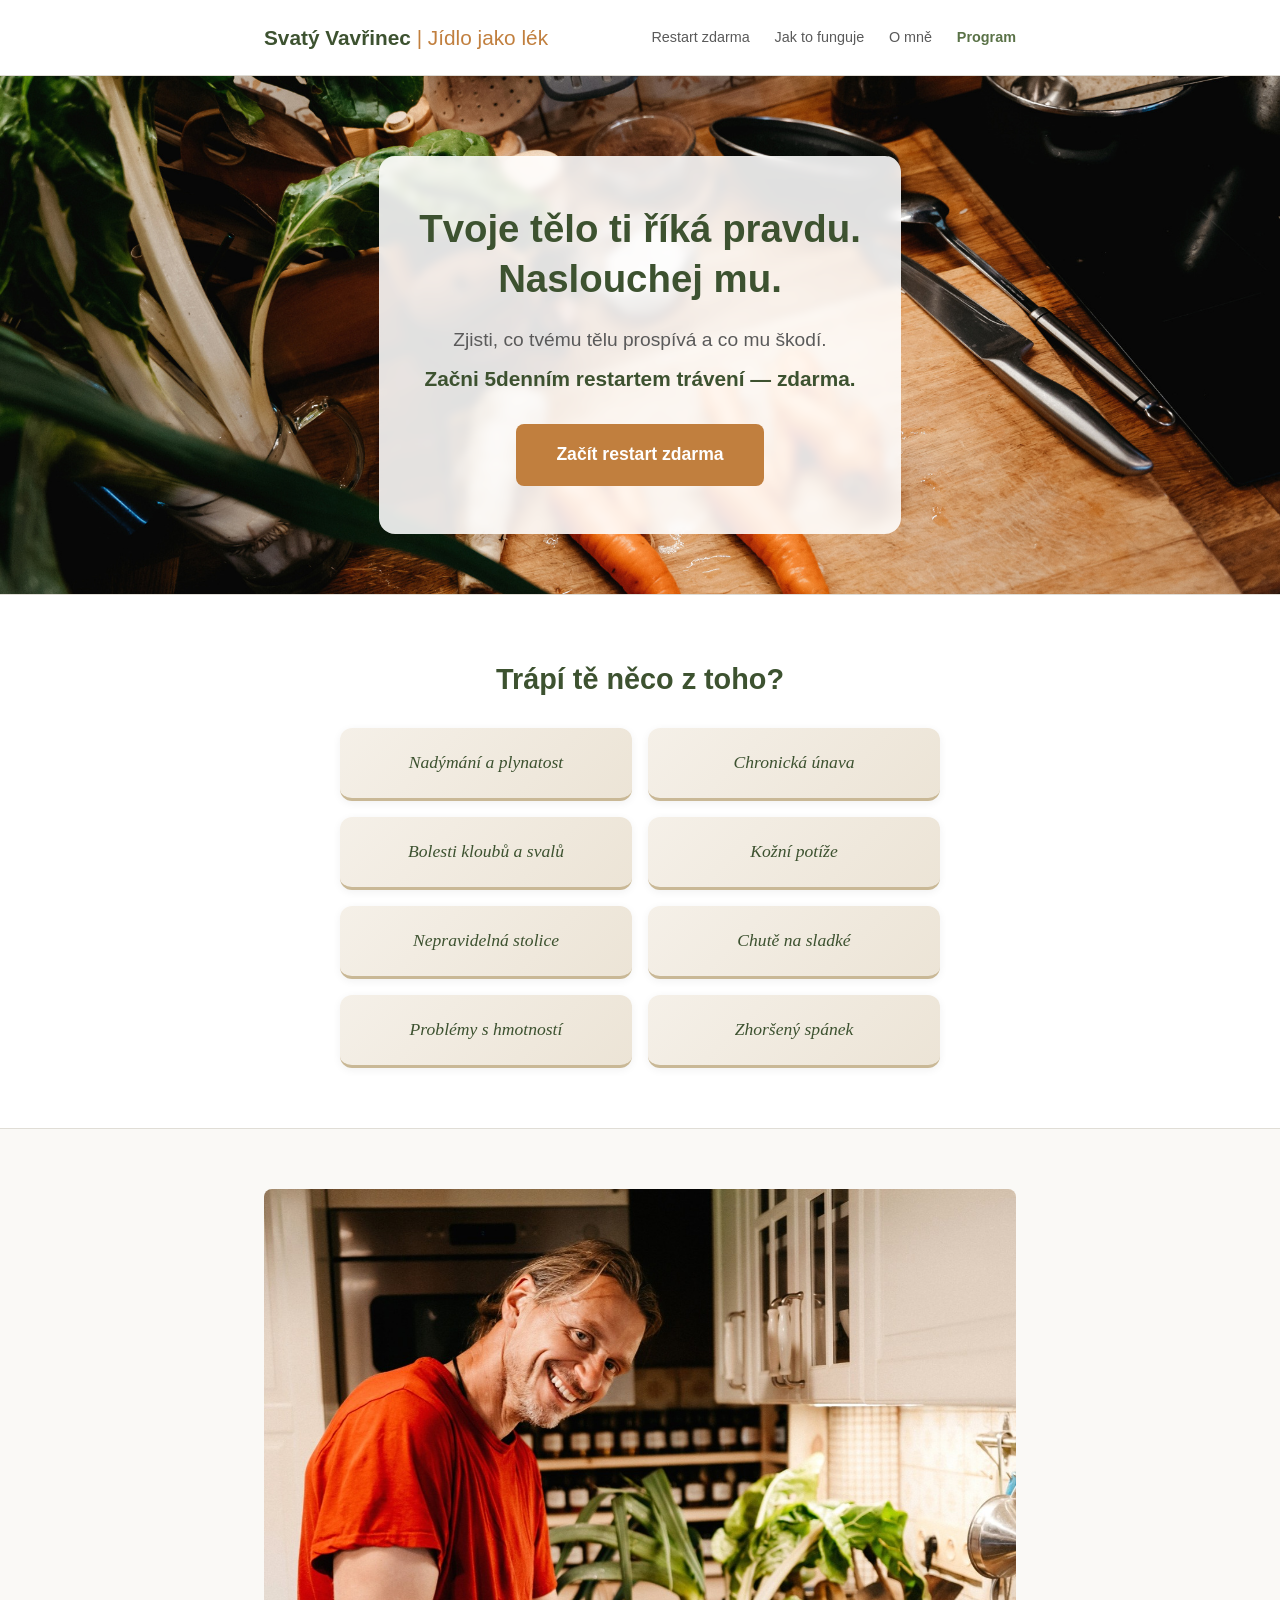
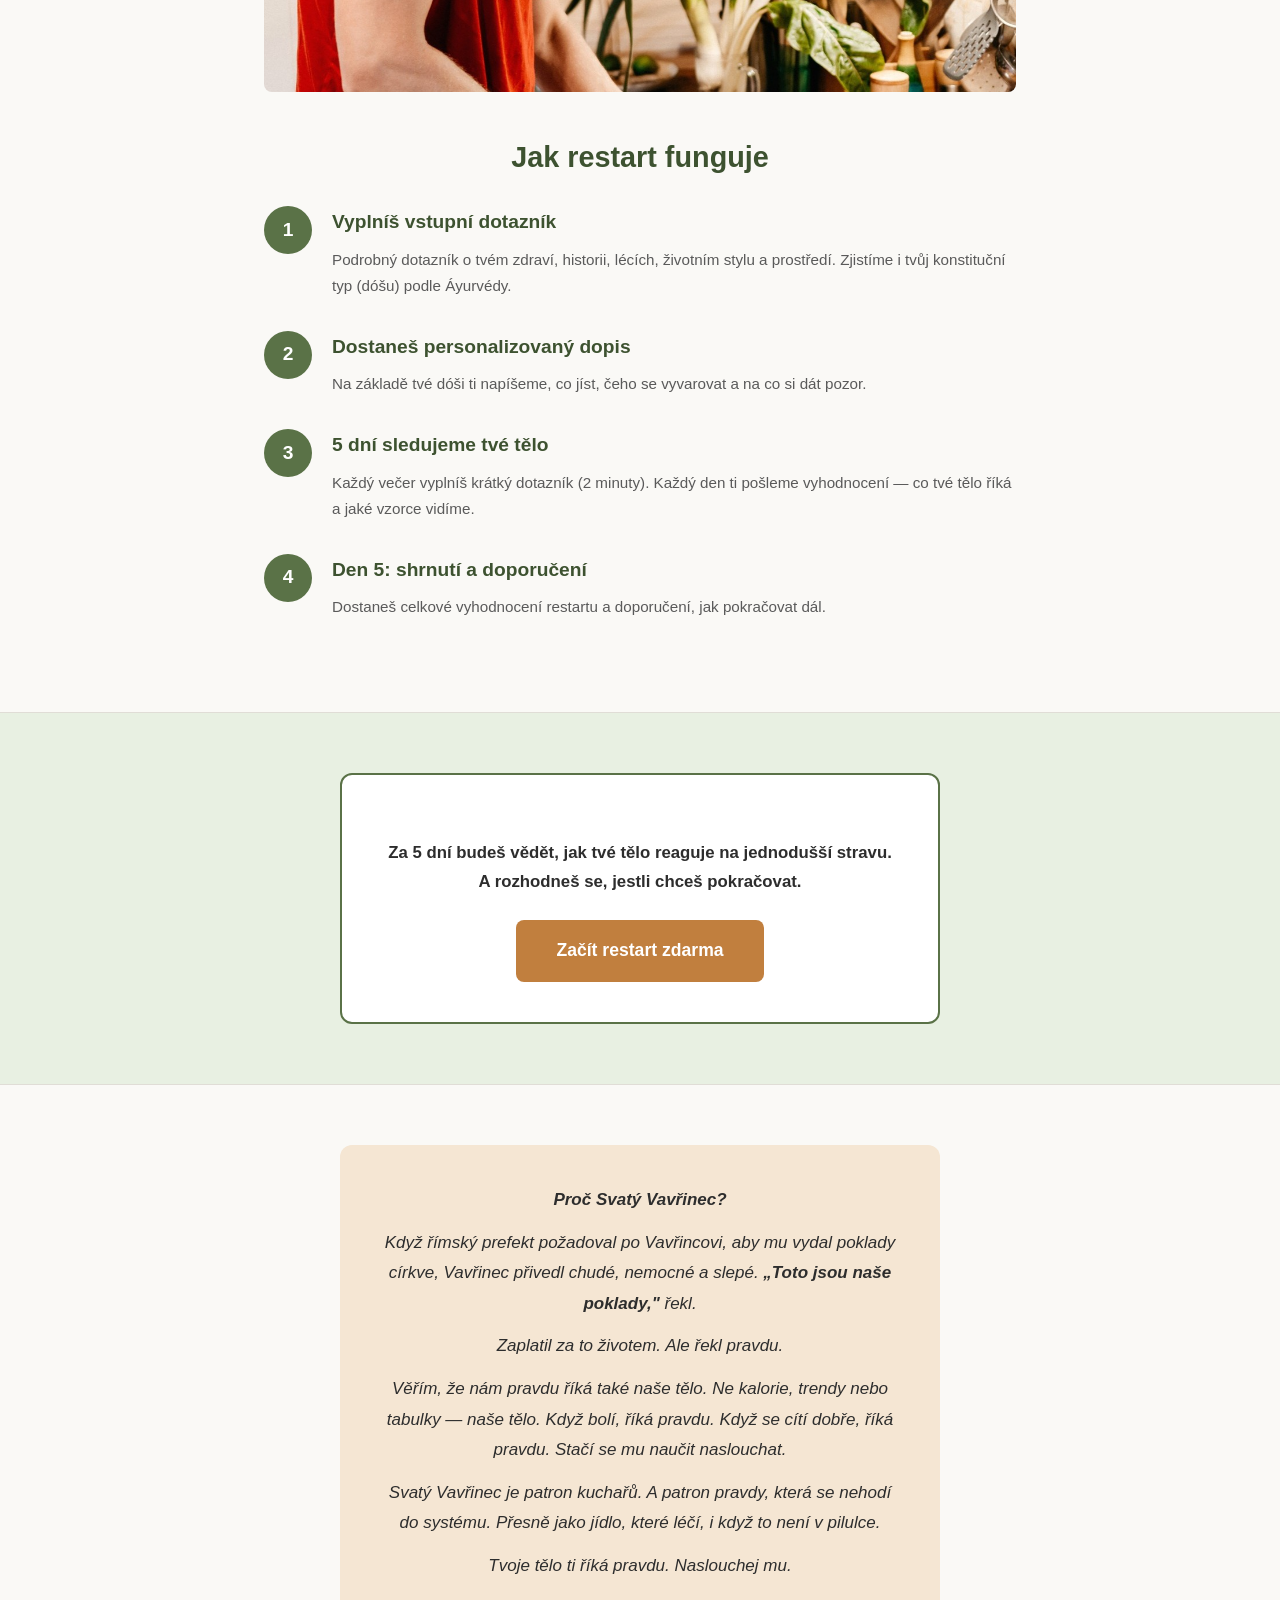
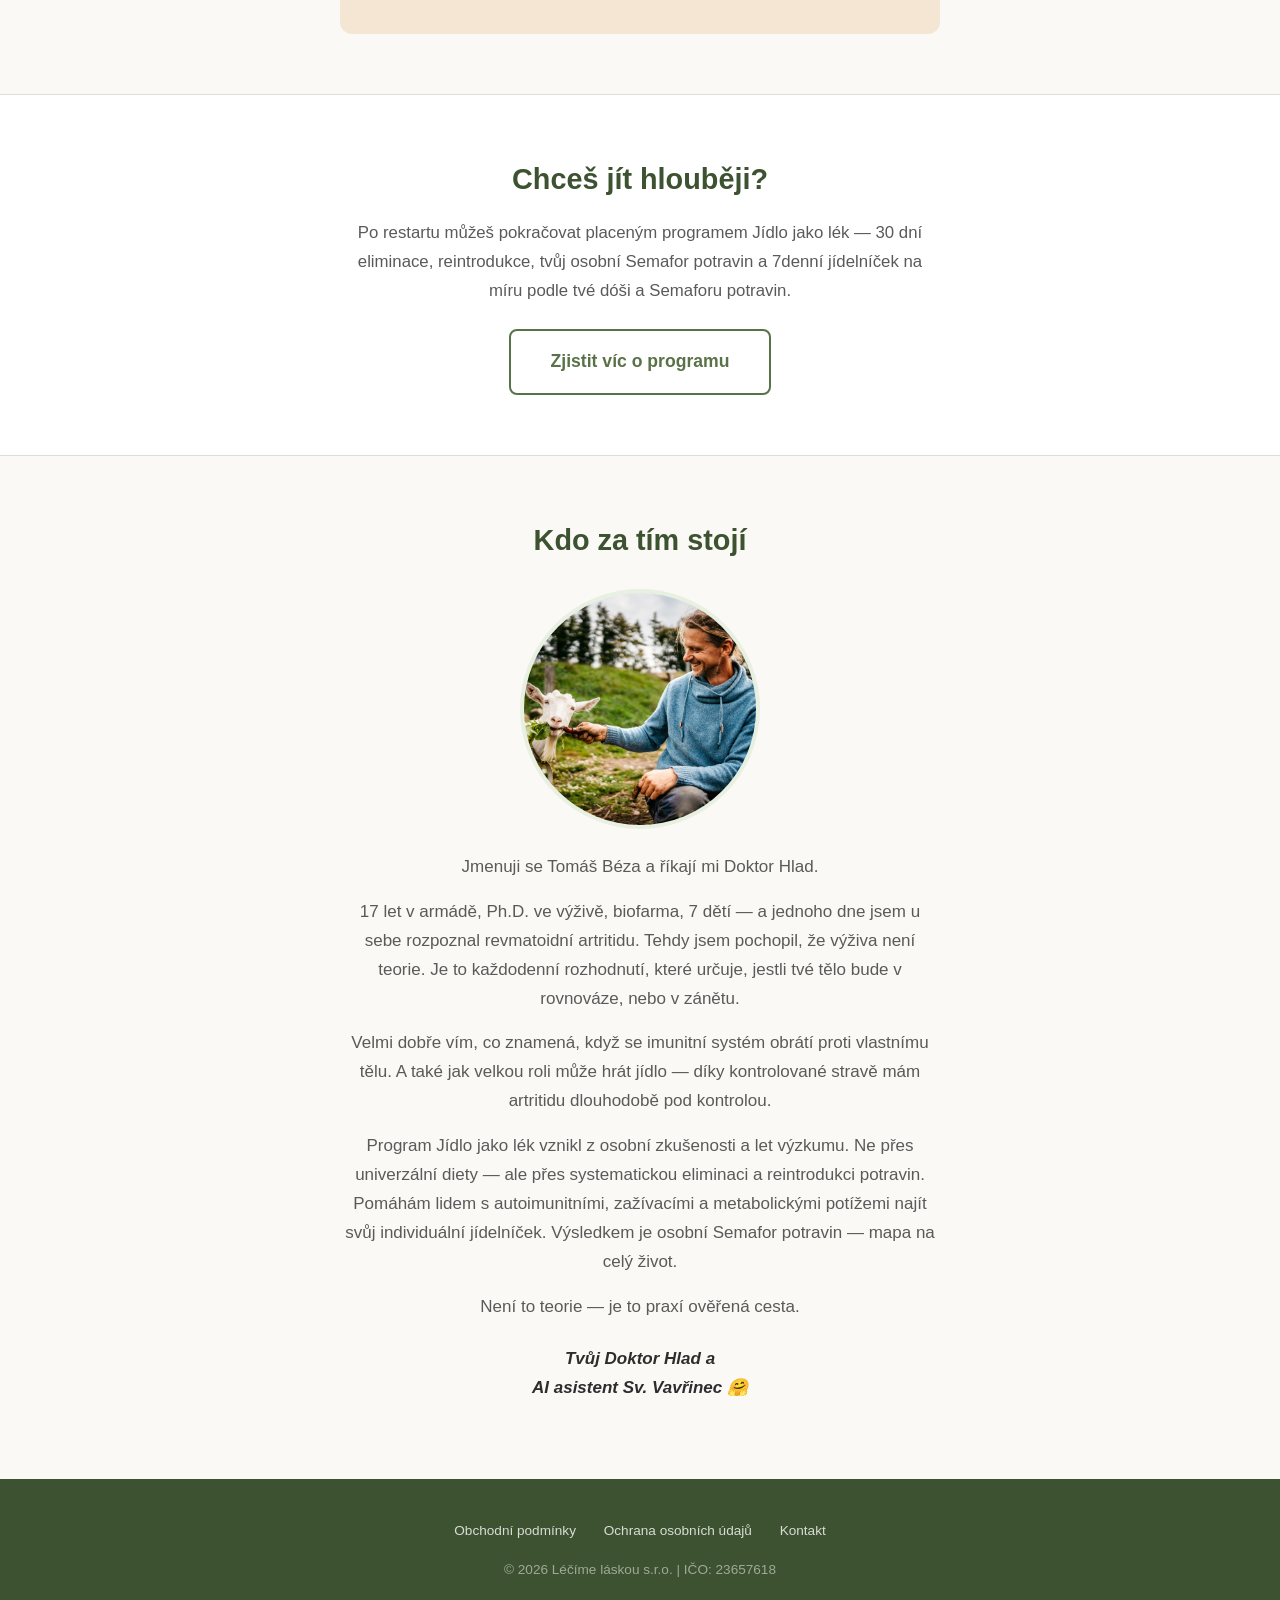
<file: index.html>
<!DOCTYPE html>
<html lang="cs">
<head>
  <meta charset="UTF-8">
  <meta name="viewport" content="width=device-width, initial-scale=1.0">
  <title>Svatý Vavřinec | Jídlo jako lék — 5denní restart zdarma</title>
  <meta name="description" content="5denní restart trávení zdarma. Zjisti, co tvému tělu prospívá a co mu škodí. Eliminační dieta s ayurvedickou personalizací.">
  <link rel="stylesheet" href="style.css">
</head>
<body>

  <!-- Header -->
  <header class="site-header">
    <div class="container">
      <a href="index.html" class="logo">Svatý Vavřinec <span>| Jídlo jako lék</span></a>
      <nav class="header-nav">
        <a href="#restart">Restart zdarma</a>
        <a href="#jak-to-funguje">Jak to funguje</a>
        <a href="#o-mne">O mně</a>
        <a href="program/" class="nav-program">Program</a>
      </nav>
    </div>
  </header>

  <!-- Hero -->
  <section class="hero" style="background: url('foto-kuchyne.jpg') center/cover no-repeat;">
    <div class="container">
      <div class="hero-box">
        <h1>Tvoje tělo ti říká pravdu.<br>Naslouchej mu.</h1>
        <p class="subtitle">Zjisti, co tvému tělu prospívá a co mu škodí.</p>
        <p class="hero-cta-text">Začni 5denním restartem trávení — zdarma.</p>
        <a href="#restart" class="btn btn-primary">Začít restart zdarma</a>
      </div>
    </div>
  </section>

  <!-- Problémy -->
  <section class="problems">
    <div class="container">
      <h2>Trápí tě něco z toho?</h2>
      <div class="problems-grid">
        <div class="problem-item">Nadýmání a plynatost</div>
        <div class="problem-item">Chronická únava</div>
        <div class="problem-item">Bolesti kloubů a svalů</div>
        <div class="problem-item">Kožní potíže</div>
        <div class="problem-item">Nepravidelná stolice</div>
        <div class="problem-item">Chutě na sladké</div>
        <div class="problem-item">Problémy s hmotností</div>
        <div class="problem-item">Zhoršený spánek</div>
      </div>
    </div>
  </section>

  <!-- Jak to funguje -->
  <section id="jak-to-funguje">
    <div class="container">
      <img src="foto-tomas-vari.jpg" alt="Doktor Hlad vaří" class="section-photo">
      <h2>Jak restart funguje</h2>
      <div class="steps">
        <div class="step">
          <div class="step-number">1</div>
          <div class="step-content">
            <h3>Vyplníš vstupní dotazník</h3>
            <p>Podrobný dotazník o tvém zdraví, historii, lécích, životním stylu a prostředí. Zjistíme i tvůj konstituční typ (dóšu) podle Áyurvédy.</p>
          </div>
        </div>
        <div class="step">
          <div class="step-number">2</div>
          <div class="step-content">
            <h3>Dostaneš personalizovaný dopis</h3>
            <p>Na základě tvé dóši ti napíšeme, co jíst, čeho se vyvarovat a na co si dát pozor.</p>
          </div>
        </div>
        <div class="step">
          <div class="step-number">3</div>
          <div class="step-content">
            <h3>5 dní sledujeme tvé tělo</h3>
            <p>Každý večer vyplníš krátký dotazník (2 minuty). Každý den ti pošleme vyhodnocení — co tvé tělo říká a jaké vzorce vidíme.</p>
          </div>
        </div>
        <div class="step">
          <div class="step-number">4</div>
          <div class="step-content">
            <h3>Den 5: shrnutí a doporučení</h3>
            <p>Dostaneš celkové vyhodnocení restartu a doporučení, jak pokračovat dál.</p>
          </div>
        </div>
      </div>
    </div>
  </section>

  <!-- 5denní restart ZDARMA -->
  <section id="restart" class="restart-section">
    <div class="container">
      <div class="restart-box">
        <p class="restart-result">Za 5 dní budeš vědět, jak tvé tělo reaguje na jednodušší stravu. A rozhodneš se, jestli chceš pokračovat.</p>
        <a href="https://docs.google.com/forms/d/1AEUrlsWGeJCUW9chS4D9CMJNpP-6Rjs0vbpa-Kb-qmM/viewform" class="btn btn-primary" target="_blank">Začít restart zdarma</a>
      </div>
    </div>
  </section>

  <!-- Příběh Sv. Vavřince -->
  <section>
    <div class="container">
      <div class="vavrinec-story">
        <p><strong>Proč Svatý Vavřinec?</strong></p>
        <p>Když římský prefekt požadoval po Vavřincovi, aby mu vydal poklady církve, Vavřinec přivedl chudé, nemocné a slepé. <strong>„Toto jsou naše poklady,"</strong> řekl.</p>
        <p>Zaplatil za to životem. Ale řekl pravdu.</p>
        <p>Věřím, že nám pravdu říká také naše tělo. Ne kalorie, trendy nebo tabulky — naše tělo. Když bolí, říká pravdu. Když se cítí dobře, říká pravdu. Stačí se mu naučit naslouchat.</p>
        <p>Svatý Vavřinec je patron kuchařů. A patron pravdy, která se nehodí do systému. Přesně jako jídlo, které léčí, i když to není v pilulce.</p>
        <p><em>Tvoje tělo ti říká pravdu. Naslouchej mu.</em></p>
      </div>
    </div>
  </section>

  <!-- Chceš víc? -->
  <section class="program-teaser">
    <div class="container">
      <h2>Chceš jít hlouběji?</h2>
      <p class="section-intro">Po restartu můžeš pokračovat placeným programem Jídlo jako lék — 30 dní eliminace, reintrodukce, tvůj osobní Semafor potravin a 7denní jídelníček na míru podle tvé dóši a Semaforu potravin.</p>
      <div style="text-align: center;">
        <a href="program/" class="btn btn-outline">Zjistit víc o programu</a>
      </div>
    </div>
  </section>

  <!-- O mně -->
  <section id="o-mne">
    <div class="container">
      <h2>Kdo za tím stojí</h2>
      <div class="about-content">
        <img src="foto-tomas-farma.jpg" alt="Tomáš Béza — Doktor Hlad" class="about-photo">
        <p>Jmenuji se Tomáš Béza a říkají mi Doktor Hlad.</p>
        <p>17 let v armádě, Ph.D. ve výživě, biofarma, 7 dětí — a jednoho dne jsem u sebe rozpoznal revmatoidní artritidu. Tehdy jsem pochopil, že výživa není teorie. Je to každodenní rozhodnutí, které určuje, jestli tvé tělo bude v rovnováze, nebo v zánětu.</p>
        <p>Velmi dobře vím, co znamená, když se imunitní systém obrátí proti vlastnímu tělu. A také jak velkou roli může hrát jídlo — díky kontrolované stravě mám artritidu dlouhodobě pod kontrolou.</p>
        <p>Program Jídlo jako lék vznikl z osobní zkušenosti a let výzkumu. Ne přes univerzální diety — ale přes systematickou eliminaci a reintrodukci potravin. Pomáhám lidem s autoimunitními, zažívacími a metabolickými potížemi najít svůj individuální jídelníček. Výsledkem je osobní Semafor potravin — mapa na celý život.</p>
        <p>Není to teorie — je to praxí ověřená cesta.</p>
        <p class="signature">Tvůj Doktor Hlad a<br>AI asistent Sv. Vavřinec 🤗</p>
      </div>
    </div>
  </section>

  <!-- Footer -->
  <footer class="site-footer">
    <div class="container">
      <div class="footer-links">
        <a href="obchodni-podminky/">Obchodní podmínky</a>
        <a href="ochrana-osobnich-udaju/">Ochrana osobních údajů</a>
        <a href="mailto:28tbeza@gmail.com">Kontakt</a>
      </div>
      <p class="footer-copy">
        &copy; 2026 Léčíme láskou s.r.o. | IČO: 23657618
      </p>
    </div>
  </footer>

</body>
</html>
</file>
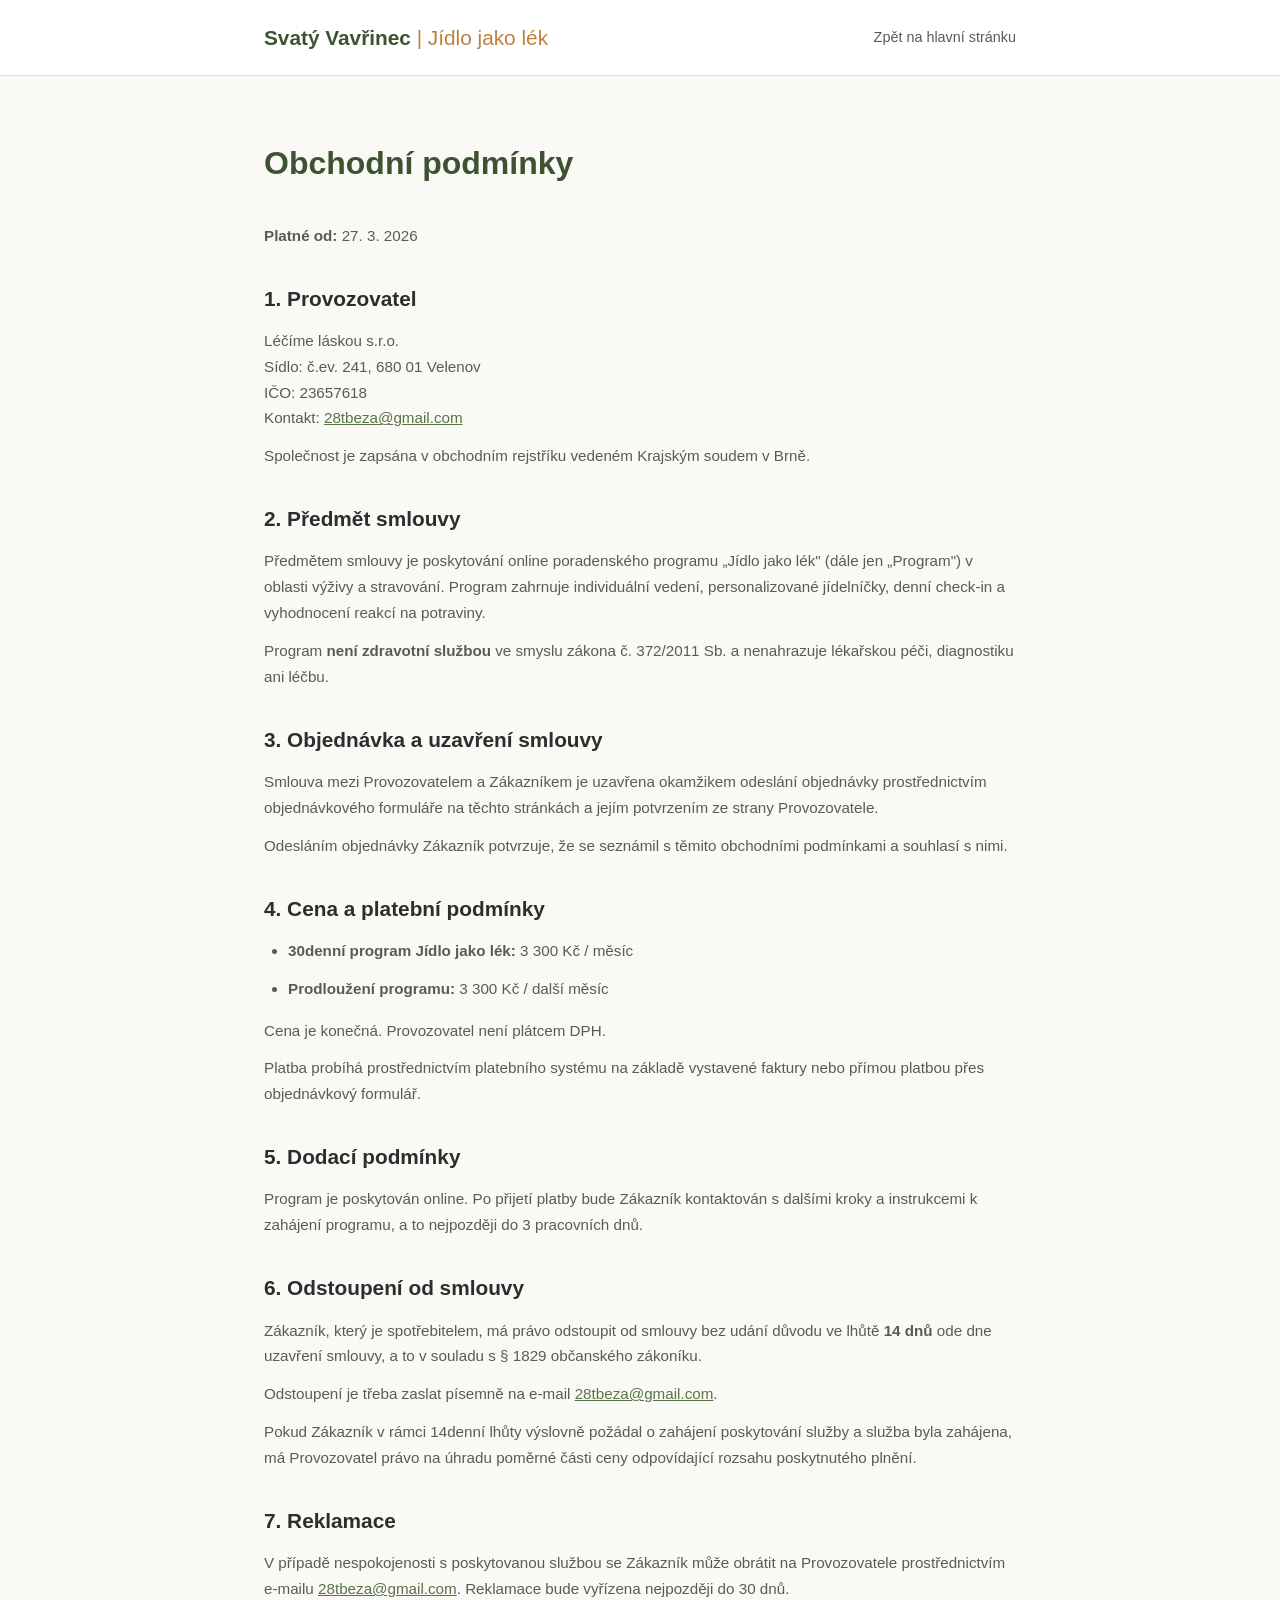
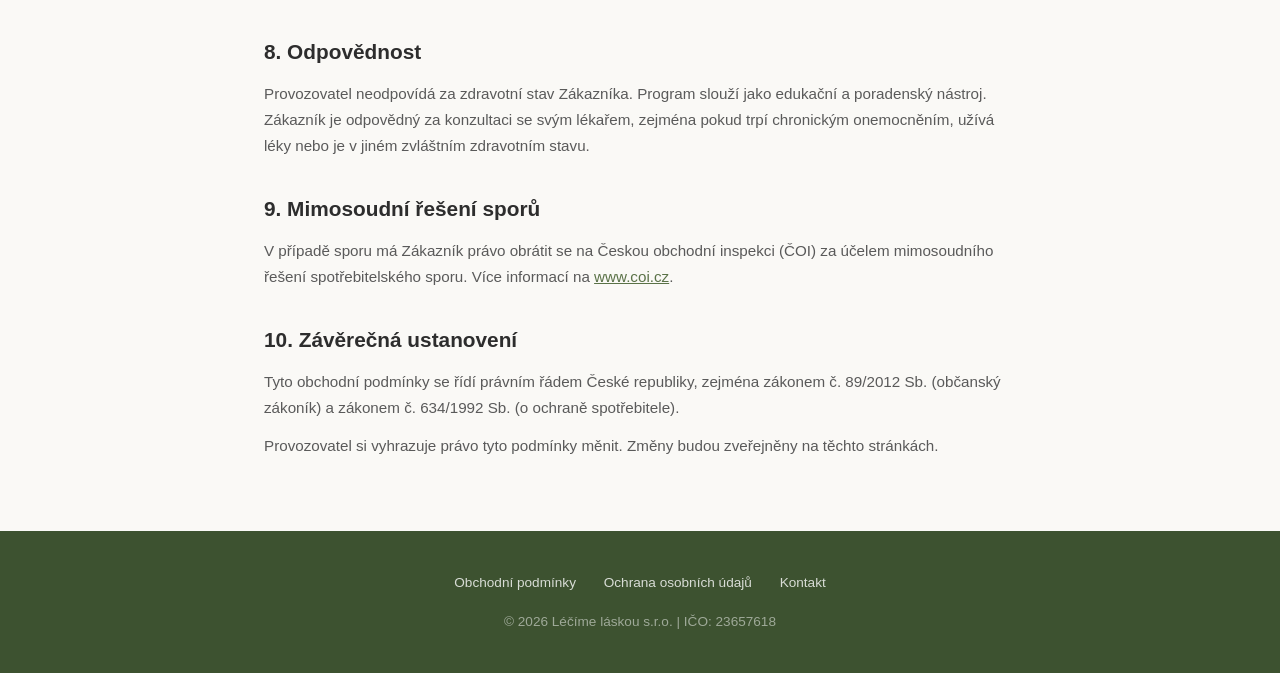
<file: obchodni-podminky/index.html>
<!DOCTYPE html>
<html lang="cs">
<head>
  <meta charset="UTF-8">
  <meta name="viewport" content="width=device-width, initial-scale=1.0">
  <title>Obchodní podmínky | Svatý Vavřinec</title>
  <link rel="stylesheet" href="../style.css">
</head>
<body>

  <!-- Header -->
  <header class="site-header">
    <div class="container">
      <a href="../" class="logo">Svatý Vavřinec <span>| Jídlo jako lék</span></a>
      <nav class="header-nav">
        <a href="../">Zpět na hlavní stránku</a>
      </nav>
    </div>
  </header>

  <!-- Obsah -->
  <div class="legal-page">
    <div class="container">

      <h1>Obchodní podmínky</h1>

      <p><strong>Platné od:</strong> 27. 3. 2026</p>

      <h2>1. Provozovatel</h2>
      <p>
        Léčíme láskou s.r.o.<br>
        Sídlo: č.ev. 241, 680 01 Velenov<br>
        IČO: 23657618<br>
        Kontakt: <a href="mailto:28tbeza@gmail.com">28tbeza@gmail.com</a>
      </p>
      <p>Společnost je zapsána v obchodním rejstříku vedeném Krajským soudem v Brně.</p>

      <h2>2. Předmět smlouvy</h2>
      <p>Předmětem smlouvy je poskytování online poradenského programu „Jídlo jako lék" (dále jen „Program") v oblasti výživy a stravování. Program zahrnuje individuální vedení, personalizované jídelníčky, denní check-in a vyhodnocení reakcí na potraviny.</p>
      <p>Program <strong>není zdravotní službou</strong> ve smyslu zákona č. 372/2011 Sb. a nenahrazuje lékařskou péči, diagnostiku ani léčbu.</p>

      <h2>3. Objednávka a uzavření smlouvy</h2>
      <p>Smlouva mezi Provozovatelem a Zákazníkem je uzavřena okamžikem odeslání objednávky prostřednictvím objednávkového formuláře na těchto stránkách a jejím potvrzením ze strany Provozovatele.</p>
      <p>Odesláním objednávky Zákazník potvrzuje, že se seznámil s těmito obchodními podmínkami a souhlasí s nimi.</p>

      <h2>4. Cena a platební podmínky</h2>
      <ul>
        <li><strong>30denní program Jídlo jako lék:</strong> 3 300 Kč / měsíc</li>
        <li><strong>Prodloužení programu:</strong> 3 300 Kč / další měsíc</li>
      </ul>
      <p>Cena je konečná. Provozovatel není plátcem DPH.</p>
      <p>Platba probíhá prostřednictvím platebního systému na základě vystavené faktury nebo přímou platbou přes objednávkový formulář.</p>

      <h2>5. Dodací podmínky</h2>
      <p>Program je poskytován online. Po přijetí platby bude Zákazník kontaktován s dalšími kroky a instrukcemi k zahájení programu, a to nejpozději do 3 pracovních dnů.</p>

      <h2>6. Odstoupení od smlouvy</h2>
      <p>Zákazník, který je spotřebitelem, má právo odstoupit od smlouvy bez udání důvodu ve lhůtě <strong>14 dnů</strong> ode dne uzavření smlouvy, a to v souladu s § 1829 občanského zákoníku.</p>
      <p>Odstoupení je třeba zaslat písemně na e-mail <a href="mailto:28tbeza@gmail.com">28tbeza@gmail.com</a>.</p>
      <p>Pokud Zákazník v rámci 14denní lhůty výslovně požádal o zahájení poskytování služby a služba byla zahájena, má Provozovatel právo na úhradu poměrné části ceny odpovídající rozsahu poskytnutého plnění.</p>

      <h2>7. Reklamace</h2>
      <p>V případě nespokojenosti s poskytovanou službou se Zákazník může obrátit na Provozovatele prostřednictvím e-mailu <a href="mailto:28tbeza@gmail.com">28tbeza@gmail.com</a>. Reklamace bude vyřízena nejpozději do 30 dnů.</p>

      <h2>8. Odpovědnost</h2>
      <p>Provozovatel neodpovídá za zdravotní stav Zákazníka. Program slouží jako edukační a poradenský nástroj. Zákazník je odpovědný za konzultaci se svým lékařem, zejména pokud trpí chronickým onemocněním, užívá léky nebo je v jiném zvláštním zdravotním stavu.</p>

      <h2>9. Mimosoudní řešení sporů</h2>
      <p>V případě sporu má Zákazník právo obrátit se na Českou obchodní inspekci (ČOI) za účelem mimosoudního řešení spotřebitelského sporu. Více informací na <a href="https://www.coi.cz" target="_blank" rel="noopener">www.coi.cz</a>.</p>

      <h2>10. Závěrečná ustanovení</h2>
      <p>Tyto obchodní podmínky se řídí právním řádem České republiky, zejména zákonem č. 89/2012 Sb. (občanský zákoník) a zákonem č. 634/1992 Sb. (o ochraně spotřebitele).</p>
      <p>Provozovatel si vyhrazuje právo tyto podmínky měnit. Změny budou zveřejněny na těchto stránkách.</p>

    </div>
  </div>

  <!-- Footer -->
  <footer class="site-footer">
    <div class="container">
      <div class="footer-links">
        <a href="obchodni-podminky/">Obchodní podmínky</a>
        <a href="ochrana-osobnich-udaju/">Ochrana osobních údajů</a>
        <a href="mailto:28tbeza@gmail.com">Kontakt</a>
      </div>
      <p class="footer-copy">
        &copy; 2026 Léčíme láskou s.r.o. | IČO: 23657618
      </p>
    </div>
  </footer>

</body>
</html>
</file>
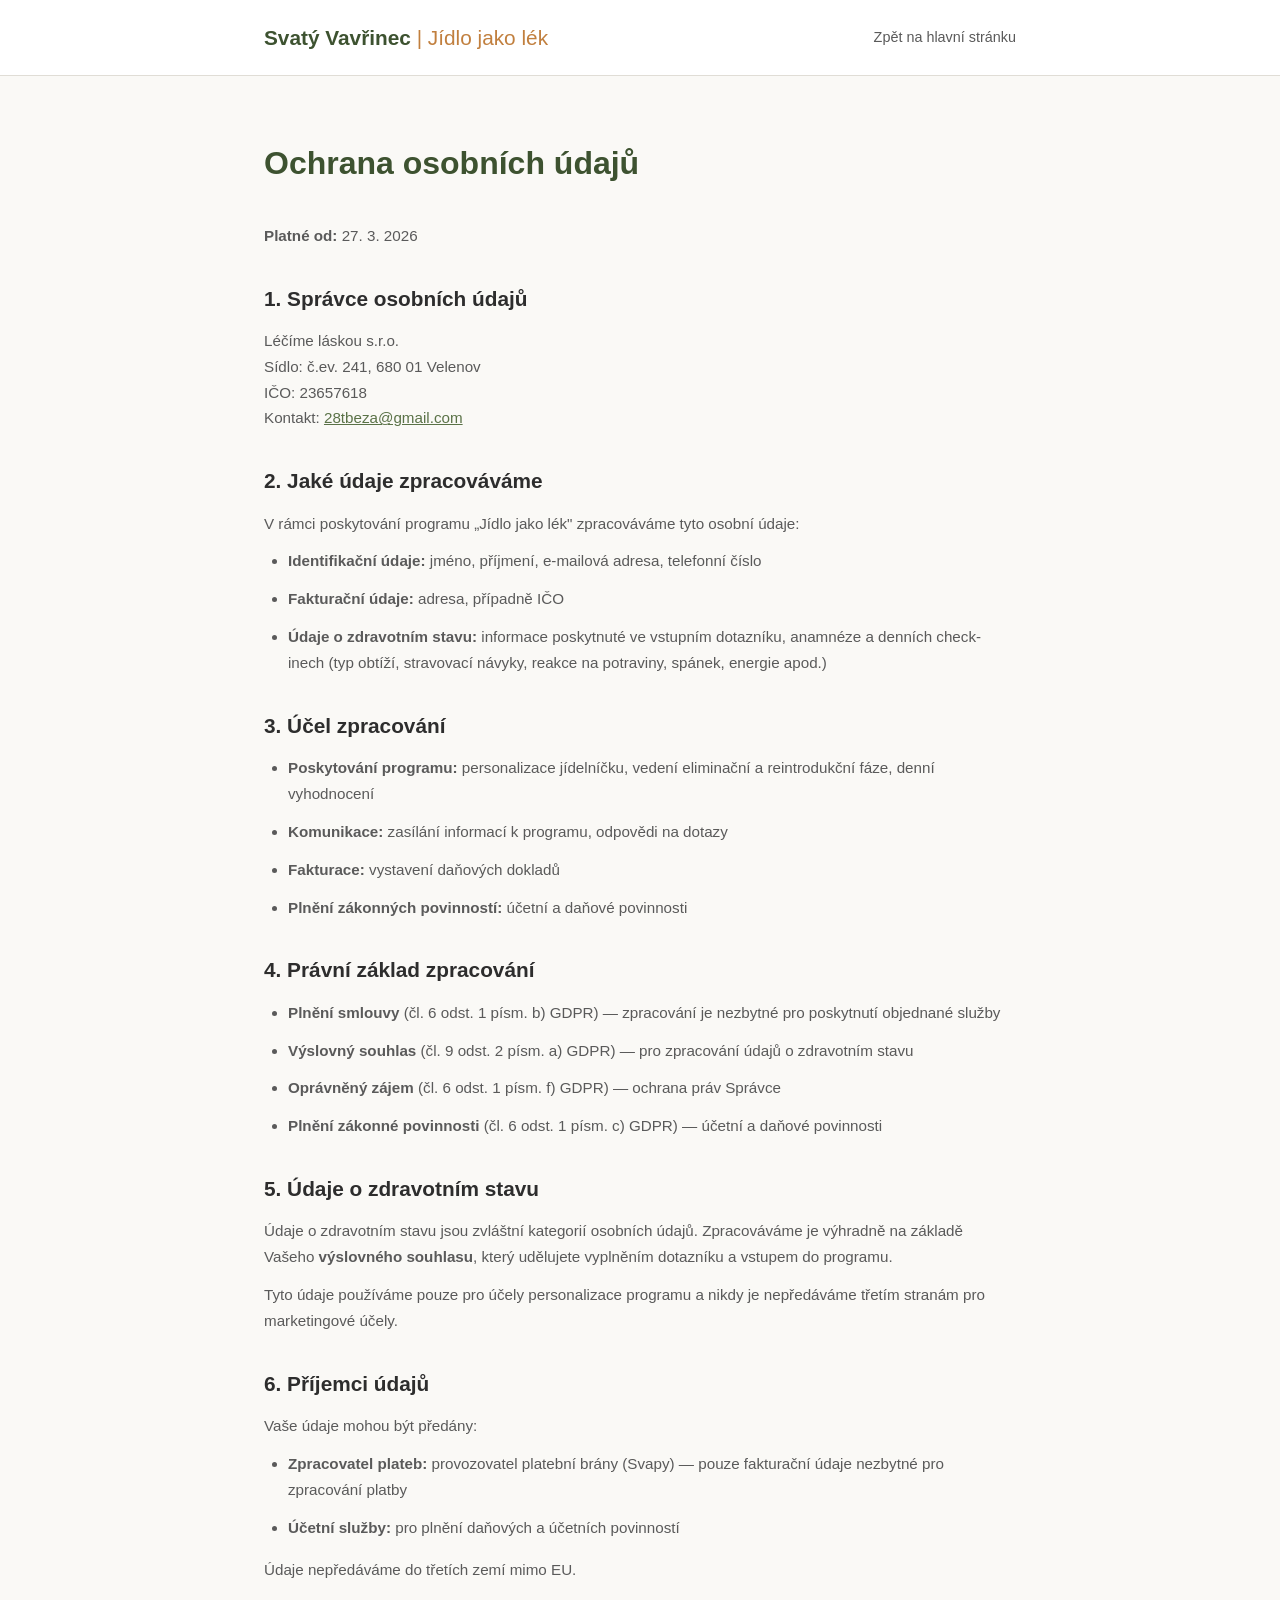
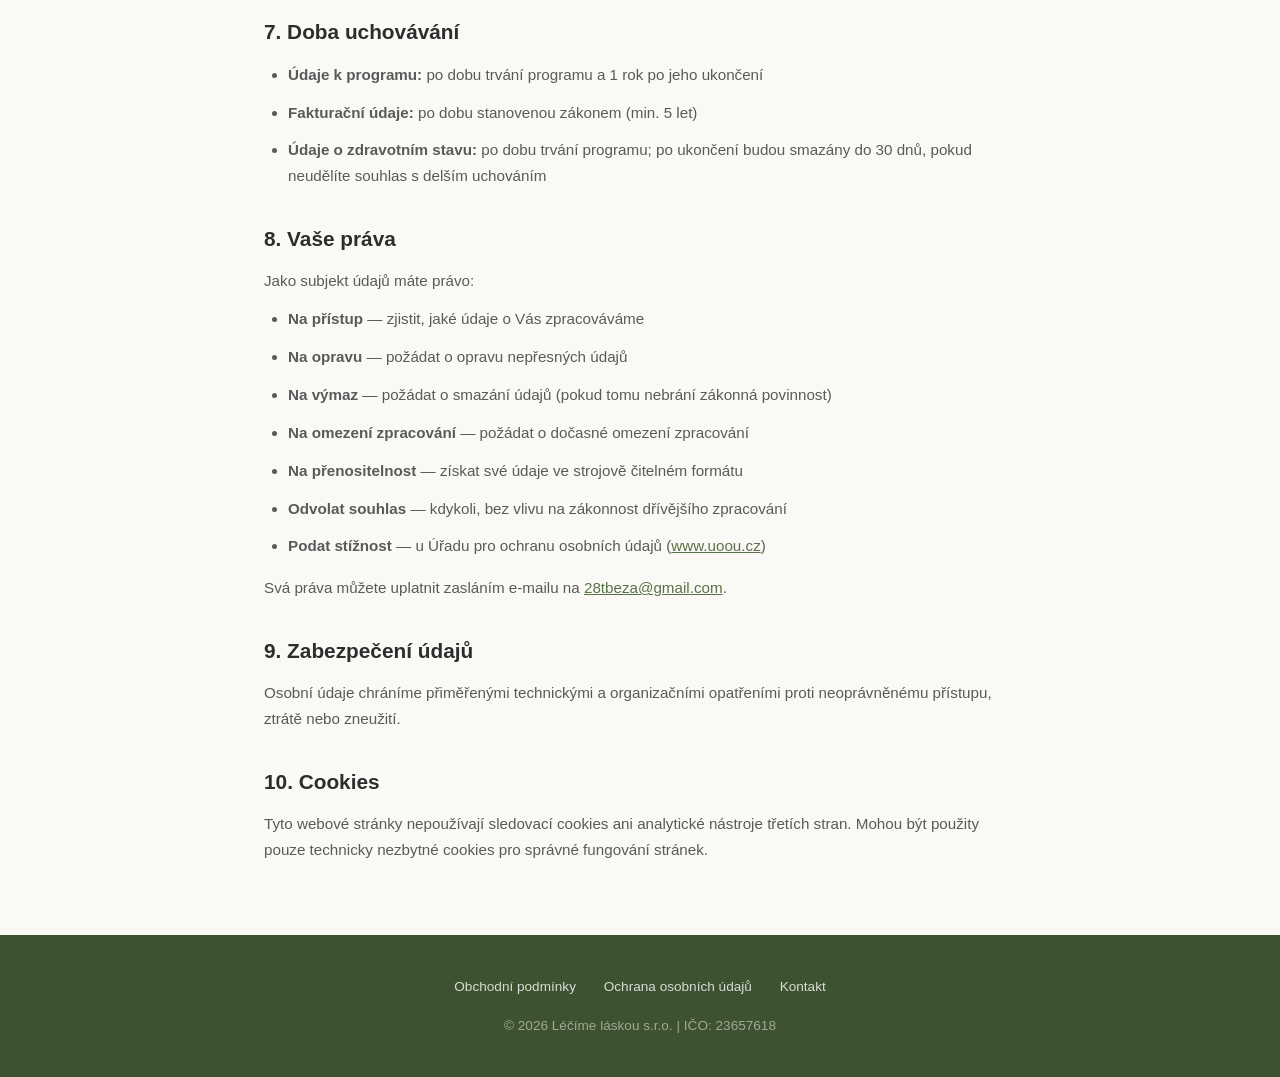
<file: ochrana-osobnich-udaju/index.html>
<!DOCTYPE html>
<html lang="cs">
<head>
  <meta charset="UTF-8">
  <meta name="viewport" content="width=device-width, initial-scale=1.0">
  <title>Ochrana osobních údajů | Svatý Vavřinec</title>
  <link rel="stylesheet" href="../style.css">
</head>
<body>

  <!-- Header -->
  <header class="site-header">
    <div class="container">
      <a href="../" class="logo">Svatý Vavřinec <span>| Jídlo jako lék</span></a>
      <nav class="header-nav">
        <a href="../">Zpět na hlavní stránku</a>
      </nav>
    </div>
  </header>

  <!-- Obsah -->
  <div class="legal-page">
    <div class="container">

      <h1>Ochrana osobních údajů</h1>

      <p><strong>Platné od:</strong> 27. 3. 2026</p>

      <h2>1. Správce osobních údajů</h2>
      <p>
        Léčíme láskou s.r.o.<br>
        Sídlo: č.ev. 241, 680 01 Velenov<br>
        IČO: 23657618<br>
        Kontakt: <a href="mailto:28tbeza@gmail.com">28tbeza@gmail.com</a>
      </p>

      <h2>2. Jaké údaje zpracováváme</h2>
      <p>V rámci poskytování programu „Jídlo jako lék" zpracováváme tyto osobní údaje:</p>
      <ul>
        <li><strong>Identifikační údaje:</strong> jméno, příjmení, e-mailová adresa, telefonní číslo</li>
        <li><strong>Fakturační údaje:</strong> adresa, případně IČO</li>
        <li><strong>Údaje o zdravotním stavu:</strong> informace poskytnuté ve vstupním dotazníku, anamnéze a denních check-inech (typ obtíží, stravovací návyky, reakce na potraviny, spánek, energie apod.)</li>
      </ul>

      <h2>3. Účel zpracování</h2>
      <ul>
        <li><strong>Poskytování programu:</strong> personalizace jídelníčku, vedení eliminační a reintrodukční fáze, denní vyhodnocení</li>
        <li><strong>Komunikace:</strong> zasílání informací k programu, odpovědi na dotazy</li>
        <li><strong>Fakturace:</strong> vystavení daňových dokladů</li>
        <li><strong>Plnění zákonných povinností:</strong> účetní a daňové povinnosti</li>
      </ul>

      <h2>4. Právní základ zpracování</h2>
      <ul>
        <li><strong>Plnění smlouvy</strong> (čl. 6 odst. 1 písm. b) GDPR) — zpracování je nezbytné pro poskytnutí objednané služby</li>
        <li><strong>Výslovný souhlas</strong> (čl. 9 odst. 2 písm. a) GDPR) — pro zpracování údajů o zdravotním stavu</li>
        <li><strong>Oprávněný zájem</strong> (čl. 6 odst. 1 písm. f) GDPR) — ochrana práv Správce</li>
        <li><strong>Plnění zákonné povinnosti</strong> (čl. 6 odst. 1 písm. c) GDPR) — účetní a daňové povinnosti</li>
      </ul>

      <h2>5. Údaje o zdravotním stavu</h2>
      <p>Údaje o zdravotním stavu jsou zvláštní kategorií osobních údajů. Zpracováváme je výhradně na základě Vašeho <strong>výslovného souhlasu</strong>, který udělujete vyplněním dotazníku a vstupem do programu.</p>
      <p>Tyto údaje používáme pouze pro účely personalizace programu a nikdy je nepředáváme třetím stranám pro marketingové účely.</p>

      <h2>6. Příjemci údajů</h2>
      <p>Vaše údaje mohou být předány:</p>
      <ul>
        <li><strong>Zpracovatel plateb:</strong> provozovatel platební brány (Svapy) — pouze fakturační údaje nezbytné pro zpracování platby</li>
        <li><strong>Účetní služby:</strong> pro plnění daňových a účetních povinností</li>
      </ul>
      <p>Údaje nepředáváme do třetích zemí mimo EU.</p>

      <h2>7. Doba uchovávání</h2>
      <ul>
        <li><strong>Údaje k programu:</strong> po dobu trvání programu a 1 rok po jeho ukončení</li>
        <li><strong>Fakturační údaje:</strong> po dobu stanovenou zákonem (min. 5 let)</li>
        <li><strong>Údaje o zdravotním stavu:</strong> po dobu trvání programu; po ukončení budou smazány do 30 dnů, pokud neudělíte souhlas s delším uchováním</li>
      </ul>

      <h2>8. Vaše práva</h2>
      <p>Jako subjekt údajů máte právo:</p>
      <ul>
        <li><strong>Na přístup</strong> — zjistit, jaké údaje o Vás zpracováváme</li>
        <li><strong>Na opravu</strong> — požádat o opravu nepřesných údajů</li>
        <li><strong>Na výmaz</strong> — požádat o smazání údajů (pokud tomu nebrání zákonná povinnost)</li>
        <li><strong>Na omezení zpracování</strong> — požádat o dočasné omezení zpracování</li>
        <li><strong>Na přenositelnost</strong> — získat své údaje ve strojově čitelném formátu</li>
        <li><strong>Odvolat souhlas</strong> — kdykoli, bez vlivu na zákonnost dřívějšího zpracování</li>
        <li><strong>Podat stížnost</strong> — u Úřadu pro ochranu osobních údajů (<a href="https://www.uoou.cz" target="_blank" rel="noopener">www.uoou.cz</a>)</li>
      </ul>
      <p>Svá práva můžete uplatnit zasláním e-mailu na <a href="mailto:28tbeza@gmail.com">28tbeza@gmail.com</a>.</p>

      <h2>9. Zabezpečení údajů</h2>
      <p>Osobní údaje chráníme přiměřenými technickými a organizačními opatřeními proti neoprávněnému přístupu, ztrátě nebo zneužití.</p>

      <h2>10. Cookies</h2>
      <p>Tyto webové stránky nepoužívají sledovací cookies ani analytické nástroje třetích stran. Mohou být použity pouze technicky nezbytné cookies pro správné fungování stránek.</p>

    </div>
  </div>

  <!-- Footer -->
  <footer class="site-footer">
    <div class="container">
      <div class="footer-links">
        <a href="obchodni-podminky/">Obchodní podmínky</a>
        <a href="ochrana-osobnich-udaju/">Ochrana osobních údajů</a>
        <a href="mailto:28tbeza@gmail.com">Kontakt</a>
      </div>
      <p class="footer-copy">
        &copy; 2026 Léčíme láskou s.r.o. | IČO: 23657618
      </p>
    </div>
  </footer>

</body>
</html>
</file>
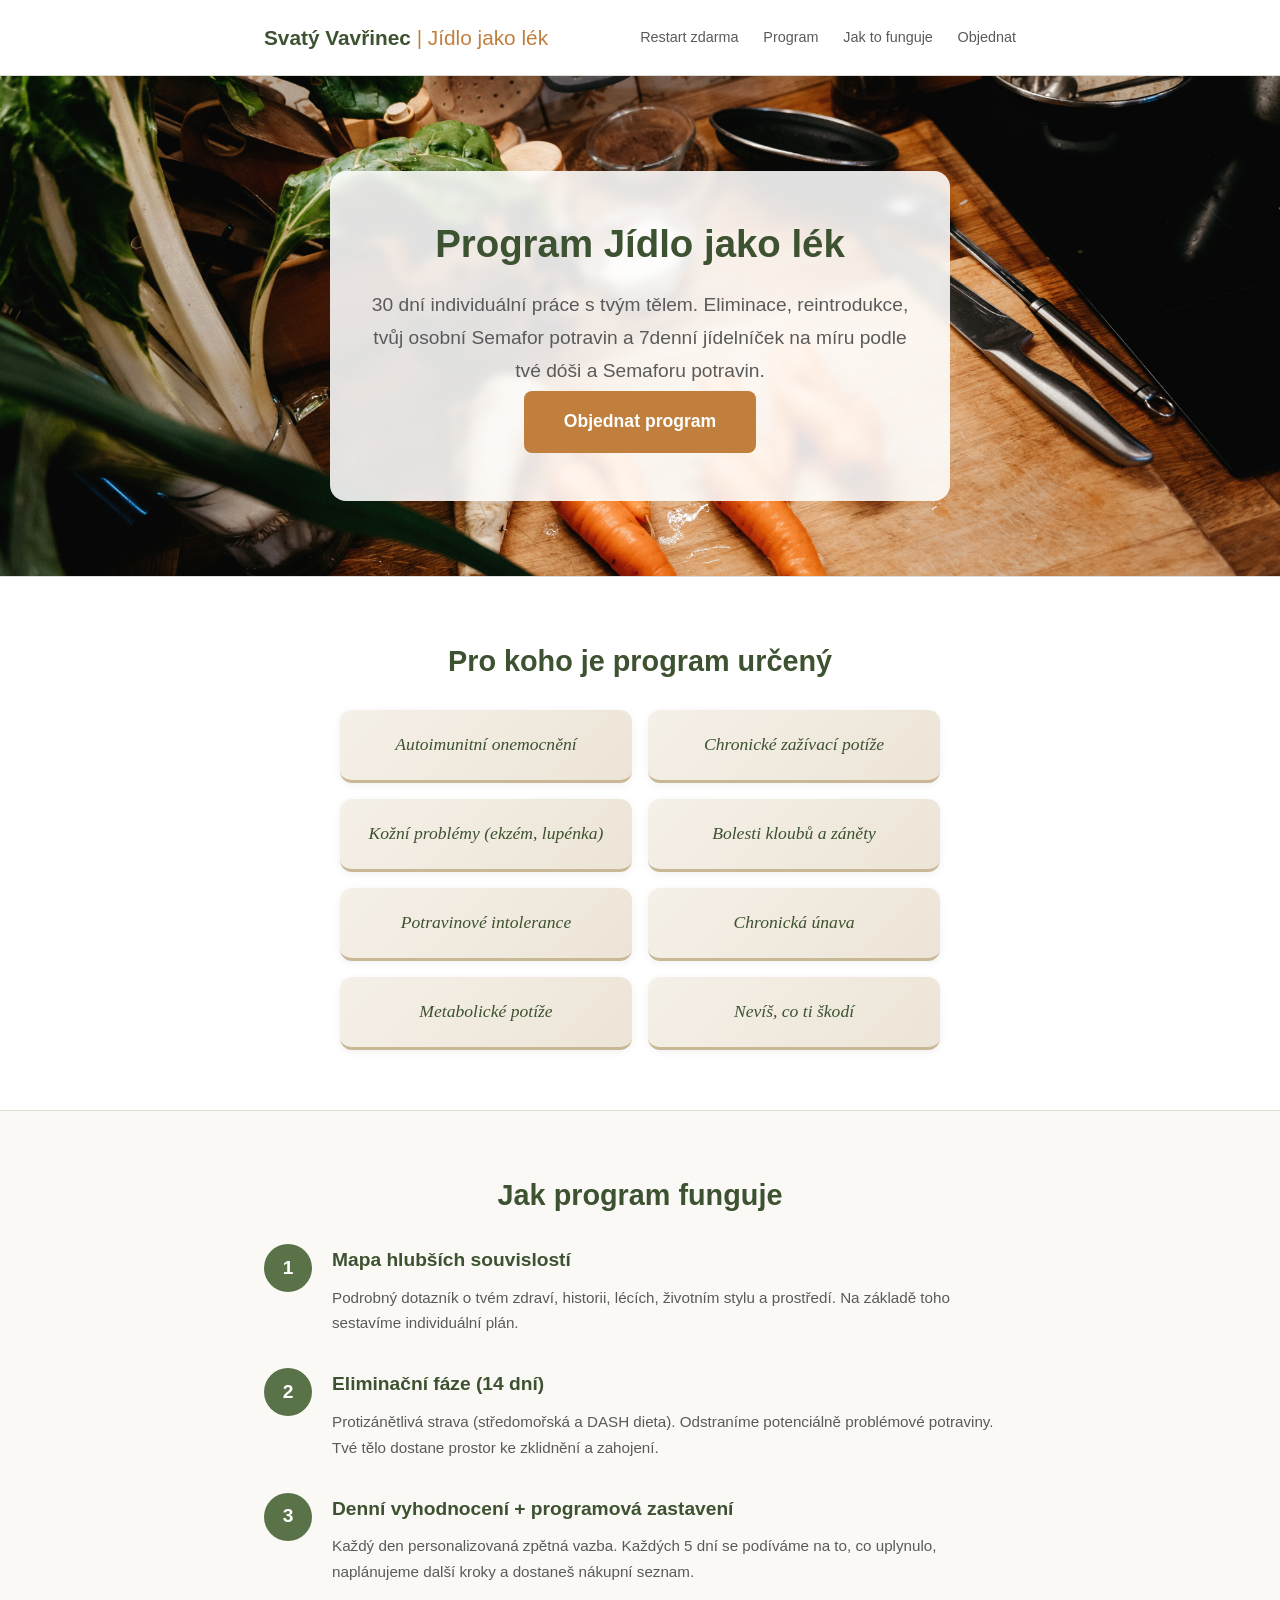
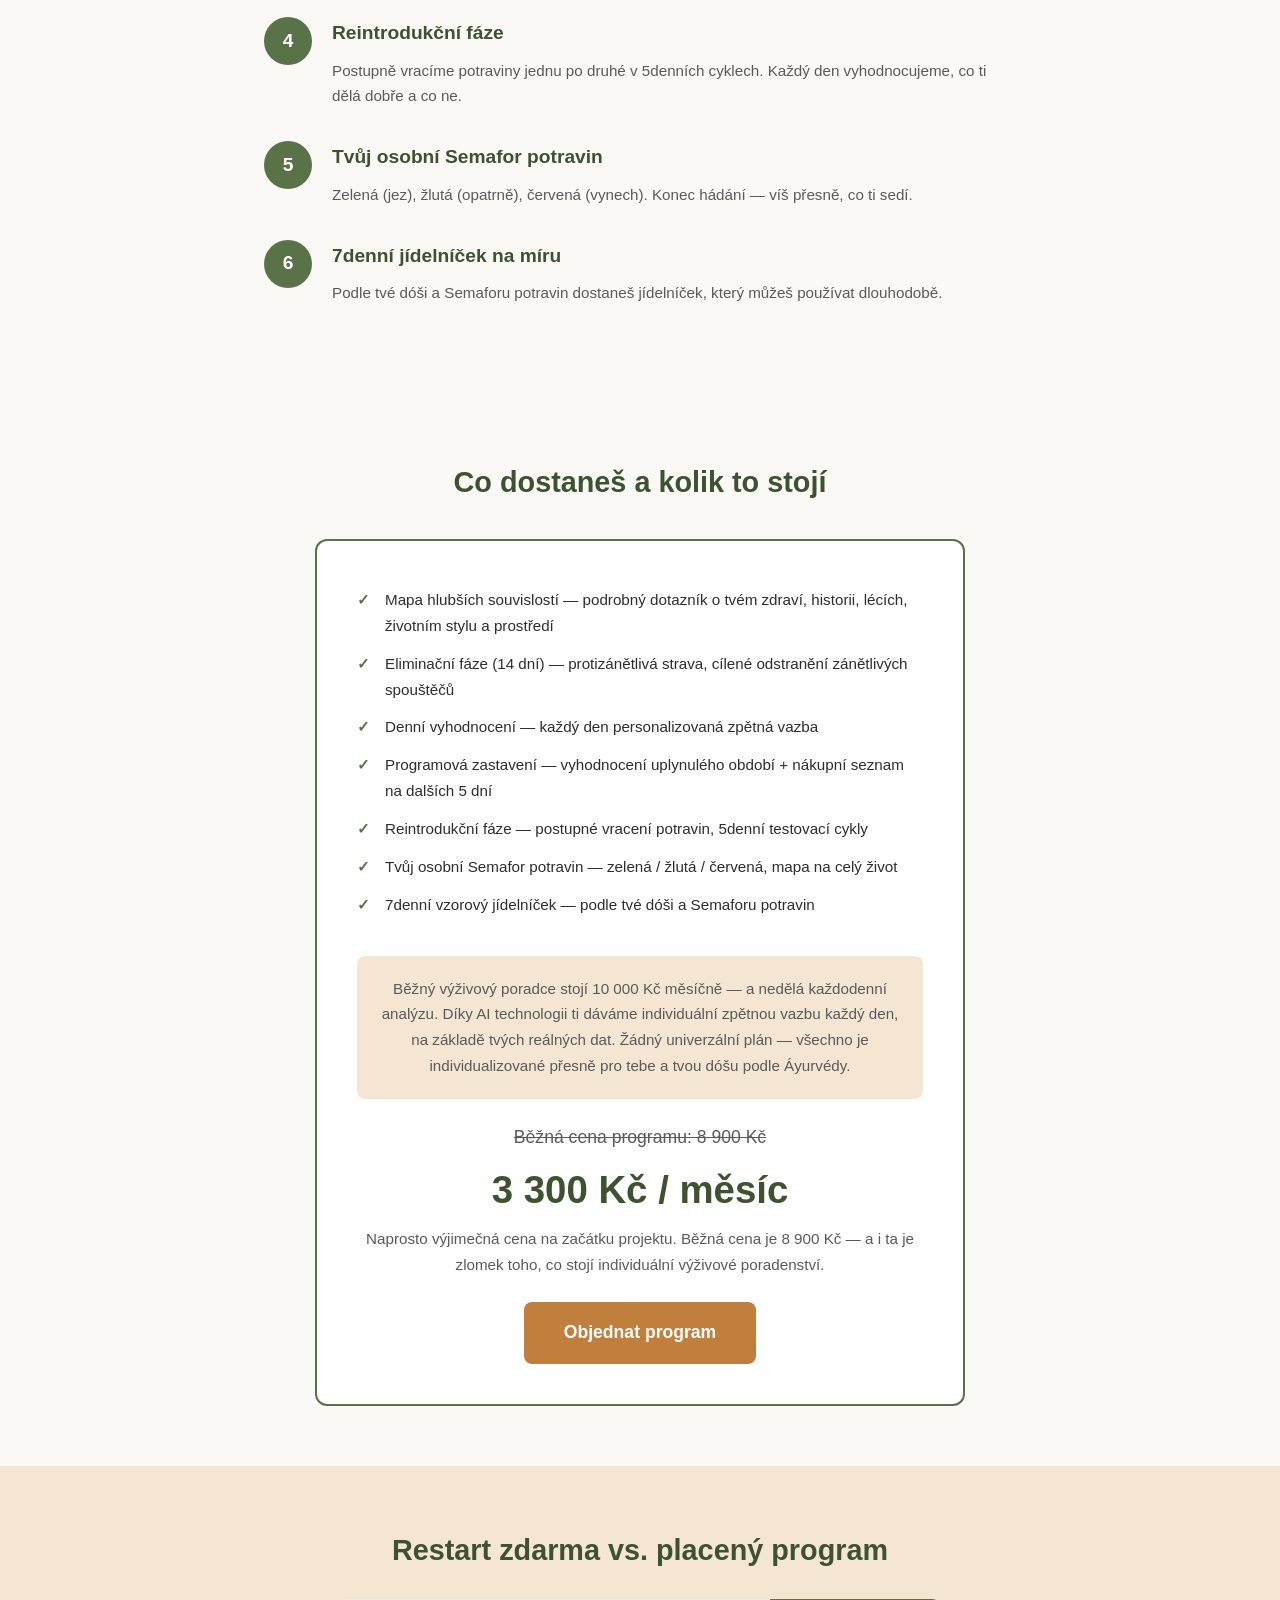
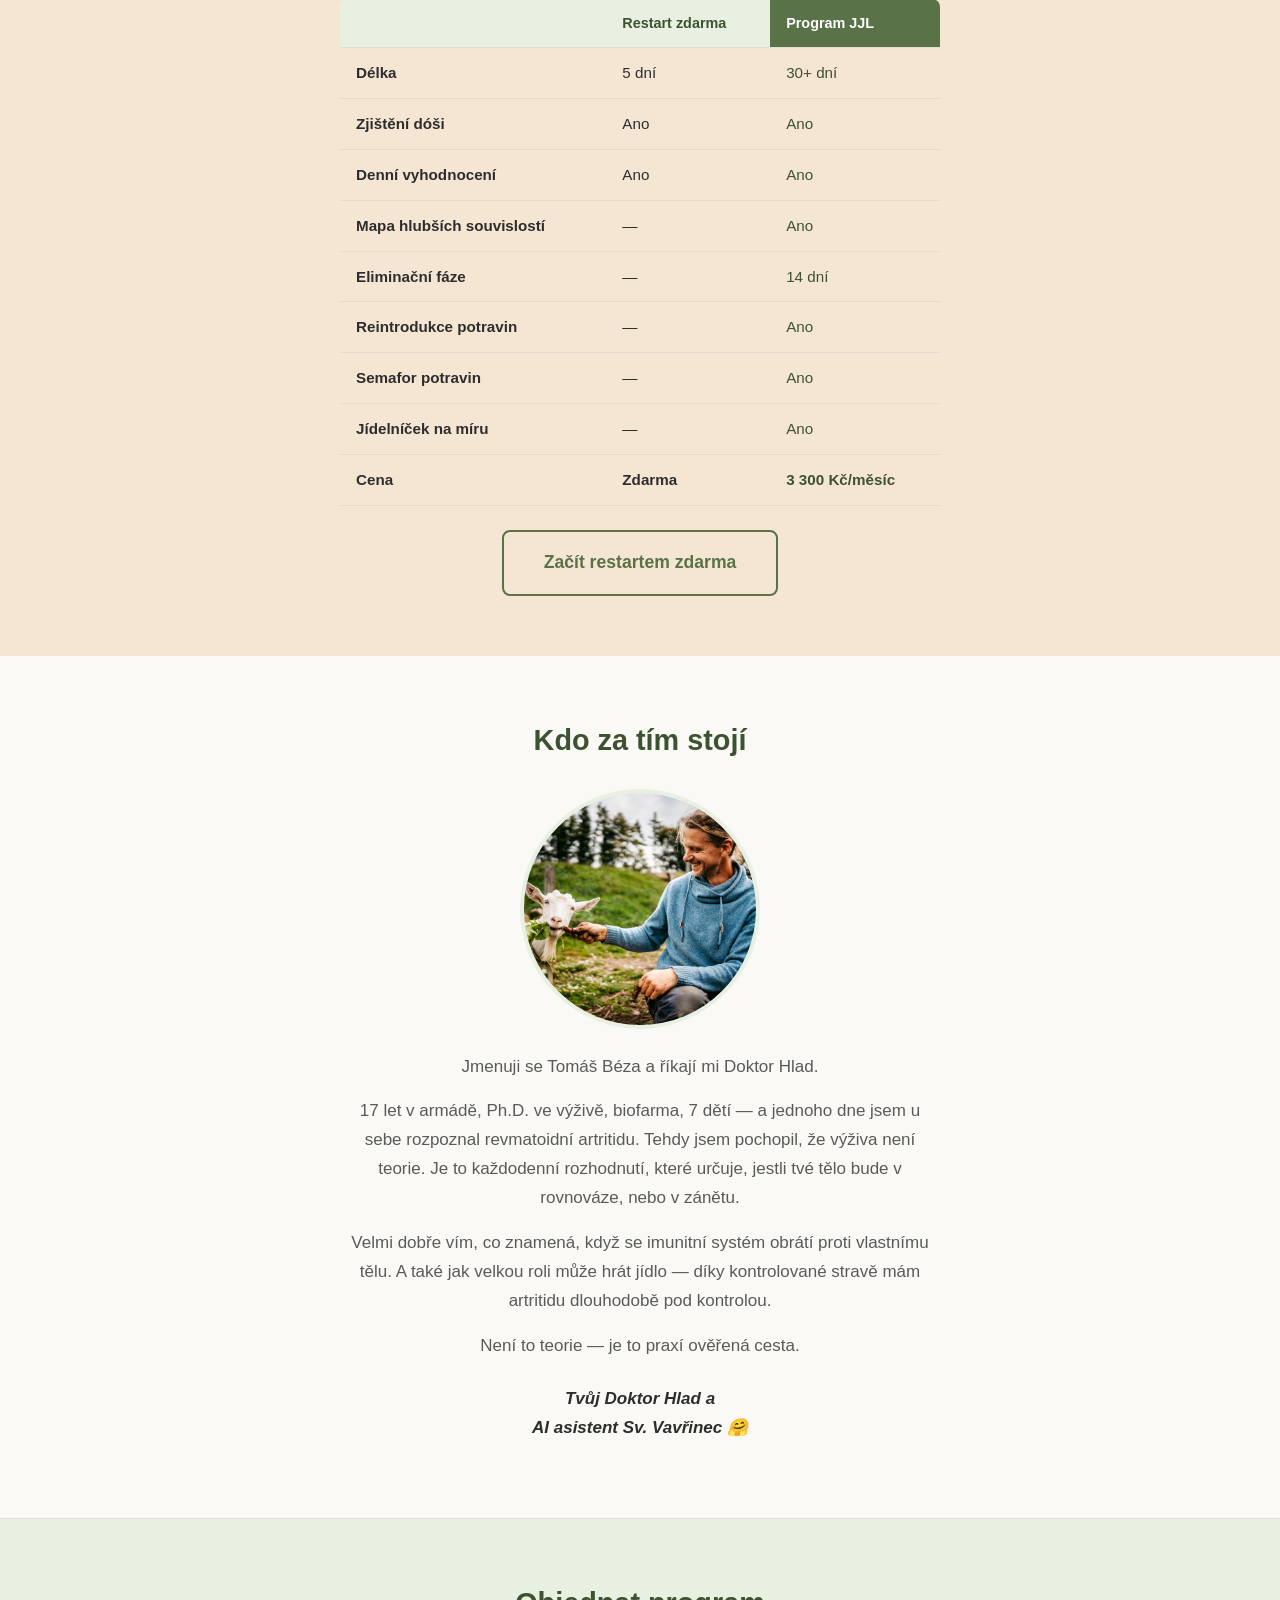
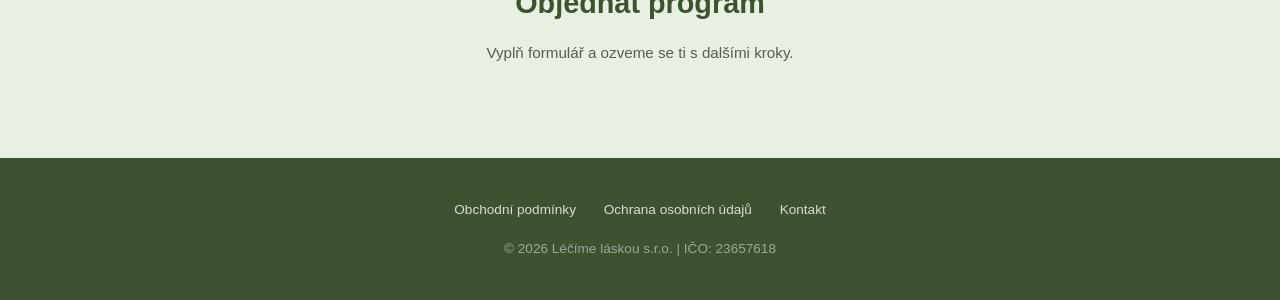
<file: program/index.html>
<!DOCTYPE html>
<html lang="cs">
<head>
  <meta charset="UTF-8">
  <meta name="viewport" content="width=device-width, initial-scale=1.0">
  <title>Program Jídlo jako lék | Svatý Vavřinec</title>
  <meta name="description" content="30denní individuální program eliminační diety s ayurvedickou personalizací. Eliminace, reintrodukce a tvůj osobní Semafor potravin.">
  <link rel="stylesheet" href="../style.css">
</head>
<body>

  <!-- Header -->
  <header class="site-header">
    <div class="container">
      <a href="../index.html" class="logo">Svatý Vavřinec <span>| Jídlo jako lék</span></a>
      <nav class="header-nav">
        <a href="../index.html">Restart zdarma</a>
        <a href="#program">Program</a>
        <a href="#jak-to-funguje">Jak to funguje</a>
        <a href="#objednat">Objednat</a>
      </nav>
    </div>
  </header>

  <!-- Hero programu -->
  <section class="hero hero-program" style="background: url('../foto-kuchyne.jpg') center/cover no-repeat;">
    <div class="container">
      <div class="hero-box">
        <h1>Program Jídlo jako lék</h1>
        <p class="subtitle">30 dní individuální práce s tvým tělem. Eliminace, reintrodukce, tvůj osobní Semafor potravin a 7denní jídelníček na míru podle tvé dóši a Semaforu potravin.</p>
        <a href="#objednat" class="btn btn-primary">Objednat program</a>
      </div>
    </div>
  </section>

  <!-- Pro koho to je -->
  <section class="problems">
    <div class="container">
      <h2>Pro koho je program určený</h2>
      <div class="problems-grid">
        <div class="problem-item">Autoimunitní onemocnění</div>
        <div class="problem-item">Chronické zažívací potíže</div>
        <div class="problem-item">Kožní problémy (ekzém, lupénka)</div>
        <div class="problem-item">Bolesti kloubů a záněty</div>
        <div class="problem-item">Potravinové intolerance</div>
        <div class="problem-item">Chronická únava</div>
        <div class="problem-item">Metabolické potíže</div>
        <div class="problem-item">Nevíš, co ti škodí</div>
      </div>
    </div>
  </section>

  <!-- Jak program funguje -->
  <section id="jak-to-funguje">
    <div class="container">
      <h2>Jak program funguje</h2>
      <div class="steps">

        <div class="step">
          <div class="step-number">1</div>
          <div class="step-content">
            <h3>Mapa hlubších souvislostí</h3>
            <p>Podrobný dotazník o tvém zdraví, historii, lécích, životním stylu a prostředí. Na základě toho sestavíme individuální plán.</p>
          </div>
        </div>

        <div class="step">
          <div class="step-number">2</div>
          <div class="step-content">
            <h3>Eliminační fáze (14 dní)</h3>
            <p>Protizánětlivá strava (středomořská a DASH dieta). Odstraníme potenciálně problémové potraviny. Tvé tělo dostane prostor ke zklidnění a zahojení.</p>
          </div>
        </div>

        <div class="step">
          <div class="step-number">3</div>
          <div class="step-content">
            <h3>Denní vyhodnocení + programová zastavení</h3>
            <p>Každý den personalizovaná zpětná vazba. Každých 5 dní se podíváme na to, co uplynulo, naplánujeme další kroky a dostaneš nákupní seznam.</p>
          </div>
        </div>

        <div class="step">
          <div class="step-number">4</div>
          <div class="step-content">
            <h3>Reintrodukční fáze</h3>
            <p>Postupně vracíme potraviny jednu po druhé v 5denních cyklech. Každý den vyhodnocujeme, co ti dělá dobře a co ne.</p>
          </div>
        </div>

        <div class="step">
          <div class="step-number">5</div>
          <div class="step-content">
            <h3>Tvůj osobní Semafor potravin</h3>
            <p>Zelená (jez), žlutá (opatrně), červená (vynech). Konec hádání — víš přesně, co ti sedí.</p>
          </div>
        </div>

        <div class="step">
          <div class="step-number">6</div>
          <div class="step-content">
            <h3>7denní jídelníček na míru</h3>
            <p>Podle tvé dóši a Semaforu potravin dostaneš jídelníček, který můžeš používat dlouhodobě.</p>
          </div>
        </div>

      </div>
    </div>
  </section>

  <!-- Cena -->
  <section id="program">
    <div class="container">
      <h2>Co dostaneš a kolik to stojí</h2>
      <div class="pricing-box">
        <ul class="pricing-features">
          <li>Mapa hlubších souvislostí — podrobný dotazník o tvém zdraví, historii, lécích, životním stylu a prostředí</li>
          <li>Eliminační fáze (14 dní) — protizánětlivá strava, cílené odstranění zánětlivých spouštěčů</li>
          <li>Denní vyhodnocení — každý den personalizovaná zpětná vazba</li>
          <li>Programová zastavení — vyhodnocení uplynulého období + nákupní seznam na dalších 5 dní</li>
          <li>Reintrodukční fáze — postupné vracení potravin, 5denní testovací cykly</li>
          <li>Tvůj osobní Semafor potravin — zelená / žlutá / červená, mapa na celý život</li>
          <li>7denní vzorový jídelníček — podle tvé dóši a Semaforu potravin</li>
        </ul>
        <p class="price-compare">Běžný výživový poradce stojí 10 000 Kč měsíčně — a nedělá každodenní analýzu. Díky AI technologii ti dáváme individuální zpětnou vazbu každý den, na základě tvých reálných dat. Žádný univerzální plán — všechno je individualizované přesně pro tebe a tvou dóšu podle Áyurvédy.</p>
        <p class="price-old">Běžná cena programu: 8 900 Kč</p>
        <p class="price">3 300 Kč / měsíc</p>
        <p class="price-note">Naprosto výjimečná cena na začátku projektu. Běžná cena je 8 900 Kč — a i ta je zlomek toho, co stojí individuální výživové poradenství.</p>
        <a href="#objednat" class="btn btn-primary">Objednat program</a>
      </div>
    </div>
  </section>

  <!-- Rozdíl restart vs program -->
  <section class="restart-vs-program">
    <div class="container">
      <h2>Restart zdarma vs. placený program</h2>
      <div class="comparison-table">
        <table>
          <thead>
            <tr>
              <th></th>
              <th>Restart zdarma</th>
              <th>Program JJL</th>
            </tr>
          </thead>
          <tbody>
            <tr>
              <td>Délka</td>
              <td>5 dní</td>
              <td>30+ dní</td>
            </tr>
            <tr>
              <td>Zjištění dóši</td>
              <td>Ano</td>
              <td>Ano</td>
            </tr>
            <tr>
              <td>Denní vyhodnocení</td>
              <td>Ano</td>
              <td>Ano</td>
            </tr>
            <tr>
              <td>Mapa hlubších souvislostí</td>
              <td>—</td>
              <td>Ano</td>
            </tr>
            <tr>
              <td>Eliminační fáze</td>
              <td>—</td>
              <td>14 dní</td>
            </tr>
            <tr>
              <td>Reintrodukce potravin</td>
              <td>—</td>
              <td>Ano</td>
            </tr>
            <tr>
              <td>Semafor potravin</td>
              <td>—</td>
              <td>Ano</td>
            </tr>
            <tr>
              <td>Jídelníček na míru</td>
              <td>—</td>
              <td>Ano</td>
            </tr>
            <tr>
              <td>Cena</td>
              <td><strong>Zdarma</strong></td>
              <td><strong>3 300 Kč/měsíc</strong></td>
            </tr>
          </tbody>
        </table>
      </div>
      <div style="text-align: center; margin-top: 24px;">
        <a href="../index.html#restart" class="btn btn-outline">Začít restartem zdarma</a>
      </div>
    </div>
  </section>

  <!-- O mně -->
  <section id="o-mne">
    <div class="container">
      <h2>Kdo za tím stojí</h2>
      <div class="about-content">
        <img src="../foto-tomas-farma.jpg" alt="Tomáš Béza — Doktor Hlad" class="about-photo">
        <p>Jmenuji se Tomáš Béza a říkají mi Doktor Hlad.</p>
        <p>17 let v armádě, Ph.D. ve výživě, biofarma, 7 dětí — a jednoho dne jsem u sebe rozpoznal revmatoidní artritidu. Tehdy jsem pochopil, že výživa není teorie. Je to každodenní rozhodnutí, které určuje, jestli tvé tělo bude v rovnováze, nebo v zánětu.</p>
        <p>Velmi dobře vím, co znamená, když se imunitní systém obrátí proti vlastnímu tělu. A také jak velkou roli může hrát jídlo — díky kontrolované stravě mám artritidu dlouhodobě pod kontrolou.</p>
        <p>Není to teorie — je to praxí ověřená cesta.</p>
        <p class="signature">Tvůj Doktor Hlad a<br>AI asistent Sv. Vavřinec 🤗</p>
      </div>
    </div>
  </section>

  <!-- Objednávkový formulář -->
  <section id="objednat" class="form-section">
    <div class="container">
      <h2>Objednat program</h2>
      <p class="form-note">Vyplň formulář a ozveme se ti s dalšími kroky.</p>

      <script type="text/javascript" src="https://form.fapi.cz/script.php?id=1b408de8-f9a9-49c4-a3f9-c31f5e2f2f7c"></script>

    </div>
  </section>

  <!-- Footer -->
  <footer class="site-footer">
    <div class="container">
      <div class="footer-links">
        <a href="../obchodni-podminky/">Obchodní podmínky</a>
        <a href="../ochrana-osobnich-udaju/">Ochrana osobních údajů</a>
        <a href="mailto:28tbeza@gmail.com">Kontakt</a>
      </div>
      <p class="footer-copy">
        &copy; 2026 Léčíme láskou s.r.o. | IČO: 23657618
      </p>
    </div>
  </footer>

</body>
</html>
</file>
<file: style.css>
/* ============================================
   Svatý Vavřinec | Jídlo jako lék
   ============================================ */

:root {
  --color-primary: #5a7247;
  --color-primary-dark: #3d5230;
  --color-primary-light: #e8f0e2;
  --color-accent: #c17f3e;
  --color-accent-light: #f5e6d3;
  --color-text: #2d2d2d;
  --color-text-light: #5a5a5a;
  --color-bg: #faf9f6;
  --color-white: #ffffff;
  --color-border: #e0ddd6;
  --font-body: 'Segoe UI', 'Helvetica Neue', Arial, sans-serif;
  --max-width: 800px;
}

* {
  margin: 0;
  padding: 0;
  box-sizing: border-box;
}

html {
  scroll-behavior: smooth;
}

body {
  font-family: var(--font-body);
  color: var(--color-text);
  background: var(--color-bg);
  line-height: 1.7;
  font-size: 17px;
}

/* --- Layout --- */
.container {
  max-width: var(--max-width);
  margin: 0 auto;
  padding: 0 24px;
}

/* --- Header --- */
.site-header {
  background: var(--color-white);
  border-bottom: 1px solid var(--color-border);
  padding: 20px 0;
  position: sticky;
  top: 0;
  z-index: 100;
}

.site-header .container {
  display: flex;
  align-items: center;
  justify-content: space-between;
  flex-wrap: wrap;
  gap: 12px;
}

.logo {
  font-size: 1.3rem;
  font-weight: 700;
  color: var(--color-primary-dark);
  text-decoration: none;
}

.logo span {
  color: var(--color-accent);
  font-weight: 400;
}

.header-nav a {
  color: var(--color-text-light);
  text-decoration: none;
  font-size: 0.9rem;
  margin-left: 20px;
}

.header-nav a:hover {
  color: var(--color-primary);
}

/* --- Hero --- */
.hero {
  text-align: center;
  padding: 80px 0 60px;
  min-height: 500px;
  display: flex;
  align-items: center;
}

.hero-box {
  background: rgba(255, 255, 255, 0.88);
  border-radius: 16px;
  padding: 48px 40px;
  max-width: 620px;
  margin: 0 auto;
  backdrop-filter: blur(4px);
}

.hero h1 {
  font-size: 2.4rem;
  color: var(--color-primary-dark);
  line-height: 1.3;
  margin-bottom: 20px;
  font-weight: 700;
}

.hero .subtitle {
  font-size: 1.2rem;
  color: var(--color-text-light);
  max-width: 600px;
  margin: 0 auto 4px;
}

.hero-cta-text {
  font-size: 1.3rem;
  font-weight: 700;
  color: var(--color-primary-dark);
  margin-bottom: 28px;
}

/* --- Buttons --- */
.btn {
  display: inline-block;
  padding: 16px 40px;
  border-radius: 8px;
  font-size: 1.1rem;
  font-weight: 600;
  text-decoration: none;
  transition: all 0.2s;
  cursor: pointer;
  border: none;
}

.btn-primary {
  background: var(--color-accent);
  color: var(--color-white);
}

.btn-primary:hover {
  background: #a86a2f;
  transform: translateY(-1px);
}

.btn-outline {
  background: transparent;
  color: var(--color-primary);
  border: 2px solid var(--color-primary);
}

.btn-outline:hover {
  background: var(--color-primary);
  color: var(--color-white);
}

/* --- Sections --- */
section {
  padding: 60px 0;
}

section h2 {
  font-size: 1.8rem;
  color: var(--color-primary-dark);
  margin-bottom: 24px;
  text-align: center;
}

section h3 {
  font-size: 1.2rem;
  color: var(--color-primary-dark);
  margin-bottom: 8px;
}

/* --- Problems section --- */
.problems {
  background: var(--color-white);
  border-top: 1px solid var(--color-border);
  border-bottom: 1px solid var(--color-border);
}

.problems-grid {
  display: grid;
  grid-template-columns: 1fr 1fr;
  gap: 16px;
  max-width: 600px;
  margin: 0 auto;
}

.problem-item {
  padding: 20px 24px;
  background: linear-gradient(135deg, #f5f0e8, #ece4d6);
  border-radius: 12px;
  font-size: 1.1rem;
  font-family: 'Georgia', 'Times New Roman', serif;
  display: flex;
  align-items: center;
  justify-content: center;
  font-style: italic;
  color: var(--color-primary-dark);
  text-align: center;
  box-shadow: 0 2px 8px rgba(0, 0, 0, 0.06);
  transition: transform 0.2s, box-shadow 0.2s;
  border-bottom: 3px solid #c9b896;
}

.problem-item:hover {
  transform: translateY(-2px);
  box-shadow: 0 4px 16px rgba(0, 0, 0, 0.1);
}

/* --- How it works --- */
.steps {
  counter-reset: step;
}

.step {
  display: flex;
  gap: 20px;
  margin-bottom: 32px;
  align-items: flex-start;
}

.step-number {
  flex-shrink: 0;
  width: 48px;
  height: 48px;
  background: var(--color-primary);
  color: var(--color-white);
  border-radius: 50%;
  display: flex;
  align-items: center;
  justify-content: center;
  font-size: 1.2rem;
  font-weight: 700;
}

.step-content p {
  color: var(--color-text-light);
  font-size: 0.95rem;
}

/* --- Pricing --- */
.pricing-box {
  background: var(--color-white);
  border: 2px solid var(--color-primary);
  border-radius: 12px;
  padding: 40px;
  text-align: center;
  max-width: 650px;
  margin: 32px auto 0;
}

.pricing-box .price-old {
  font-size: 1.1rem;
  color: var(--color-text-light);
  text-decoration: line-through;
  margin-bottom: 4px;
}

.pricing-box .price {
  font-size: 2.4rem;
  font-weight: 700;
  color: var(--color-primary-dark);
  margin-bottom: 4px;
}

.pricing-box .price-note {
  font-size: 0.95rem;
  color: var(--color-text-light);
  margin-bottom: 24px;
}

.pricing-features {
  text-align: left;
  list-style: none;
  margin-bottom: 32px;
}

.pricing-features li {
  padding: 6px 0;
  padding-left: 28px;
  position: relative;
  font-size: 0.95rem;
}

.pricing-features li::before {
  content: "\2713";
  position: absolute;
  left: 0;
  color: var(--color-primary);
  font-weight: 700;
}

/* --- About --- */
.about-photo {
  width: 240px;
  height: 240px;
  border-radius: 50%;
  object-fit: cover;
  margin: 0 auto 24px;
  display: block;
  border: 4px solid var(--color-primary-light);
}

.about-content {
  max-width: 600px;
  margin: 0 auto;
  text-align: center;
}

.about-content p {
  margin-bottom: 16px;
  color: var(--color-text-light);
}

.about-content .signature {
  font-weight: 600;
  color: var(--color-text);
  font-style: italic;
  margin-top: 24px;
}

/* --- Vavrinec story --- */
.vavrinec-story {
  background: var(--color-accent-light);
  border-radius: 12px;
  padding: 40px;
  max-width: 600px;
  margin: 0 auto;
  text-align: center;
  font-style: italic;
  color: var(--color-text);
  line-height: 1.8;
}

.vavrinec-story p {
  margin-bottom: 12px;
}

/* --- Restart section --- */
.restart-section {
  background: var(--color-primary-light);
  border-top: 1px solid var(--color-border);
  border-bottom: 1px solid var(--color-border);
}

.restart-box {
  background: var(--color-white);
  border: 2px solid var(--color-primary);
  border-radius: 12px;
  padding: 40px;
  max-width: 600px;
  margin: 0 auto;
  text-align: center;
}

.restart-box .pricing-features {
  text-align: left;
}

.restart-photo {
  width: 100%;
  max-height: 250px;
  object-fit: cover;
  object-position: center top;
  border-radius: 8px;
  margin-bottom: 24px;
}

.section-photo {
  width: 100%;
  border-radius: 8px;
  margin-bottom: 32px;
}

.restart-result {
  font-size: 1.05rem;
  color: var(--color-text);
  font-weight: 600;
  margin: 24px 0;
}

/* --- Section intro text --- */
.section-intro {
  text-align: center;
  color: var(--color-text-light);
  max-width: 600px;
  margin: -8px auto 32px;
  font-size: 1.05rem;
}

/* --- Price compare --- */
.price-compare {
  font-size: 0.95rem;
  color: var(--color-text-light);
  margin: 24px 0;
  padding: 20px;
  background: var(--color-accent-light);
  border-radius: 8px;
  line-height: 1.7;
}

.price-vs {
  font-size: 0.9rem;
  color: var(--color-text-light);
  margin: 24px 0 32px;
  line-height: 1.7;
}

/* --- Form section --- */
.form-section {
  background: var(--color-primary-light);
  border-top: 1px solid var(--color-border);
  text-align: center;
}

.form-section h2 {
  margin-bottom: 12px;
}

.form-section .form-note {
  color: var(--color-text-light);
  margin-bottom: 32px;
  font-size: 0.95rem;
}

.form-placeholder {
  background: var(--color-white);
  border: 2px dashed var(--color-border);
  border-radius: 12px;
  padding: 60px 40px;
  color: var(--color-text-light);
  font-size: 1rem;
  max-width: 600px;
  margin: 0 auto;
}

/* --- Footer --- */
.site-footer {
  background: var(--color-primary-dark);
  color: rgba(255, 255, 255, 0.7);
  padding: 40px 0;
  font-size: 0.85rem;
  text-align: center;
}

.footer-links {
  margin-bottom: 16px;
}

.footer-links a {
  color: rgba(255, 255, 255, 0.8);
  text-decoration: none;
  margin: 0 12px;
}

.footer-links a:hover {
  color: var(--color-white);
}

.site-footer .footer-copy {
  color: rgba(255, 255, 255, 0.5);
}

/* --- Legal pages --- */
.legal-page {
  padding: 60px 0;
  min-height: 70vh;
}

.legal-page h1 {
  font-size: 2rem;
  color: var(--color-primary-dark);
  margin-bottom: 32px;
}

.legal-page h2 {
  font-size: 1.3rem;
  text-align: left;
  margin-top: 32px;
  margin-bottom: 12px;
}

.legal-page p,
.legal-page li {
  color: var(--color-text-light);
  margin-bottom: 12px;
  font-size: 0.95rem;
}

.legal-page ul {
  padding-left: 24px;
  margin-bottom: 16px;
}

.legal-page a {
  color: var(--color-primary);
}

/* --- Program teaser on homepage --- */
.program-teaser {
  background: var(--color-white);
  border-top: 1px solid var(--color-border);
  border-bottom: 1px solid var(--color-border);
}

.program-teaser .section-intro {
  margin-bottom: 24px;
}

/* --- Nav program link --- */
.nav-program {
  font-weight: 600;
  color: var(--color-primary) !important;
}

/* --- Comparison table --- */
.comparison-table {
  max-width: 600px;
  margin: 0 auto;
  overflow-x: auto;
}

.comparison-table table {
  width: 100%;
  border-collapse: collapse;
  font-size: 0.95rem;
}

.comparison-table th,
.comparison-table td {
  padding: 12px 16px;
  text-align: left;
  border-bottom: 1px solid var(--color-border);
}

.comparison-table thead th {
  background: var(--color-primary-light);
  color: var(--color-primary-dark);
  font-weight: 700;
  font-size: 0.9rem;
}

.comparison-table thead th:first-child {
  border-radius: 8px 0 0 0;
}

.comparison-table thead th:last-child {
  border-radius: 0 8px 0 0;
  background: var(--color-primary);
  color: var(--color-white);
}

.comparison-table td:first-child {
  font-weight: 600;
  color: var(--color-text);
}

.comparison-table td:last-child {
  color: var(--color-primary-dark);
  font-weight: 500;
}

/* --- Restart vs program section --- */
.restart-vs-program {
  background: var(--color-accent-light);
}

/* --- Responsive --- */
@media (max-width: 600px) {
  .hero h1 {
    font-size: 1.8rem;
  }

  .hero {
    padding: 50px 0 40px;
  }

  .problems-grid {
    grid-template-columns: 1fr;
  }

  .pricing-box {
    padding: 28px 20px;
  }

  .vavrinec-story {
    padding: 28px 20px;
  }

  .site-header .container {
    justify-content: center;
    text-align: center;
  }

  .header-nav a {
    margin: 0 10px;
  }
}
</file>
